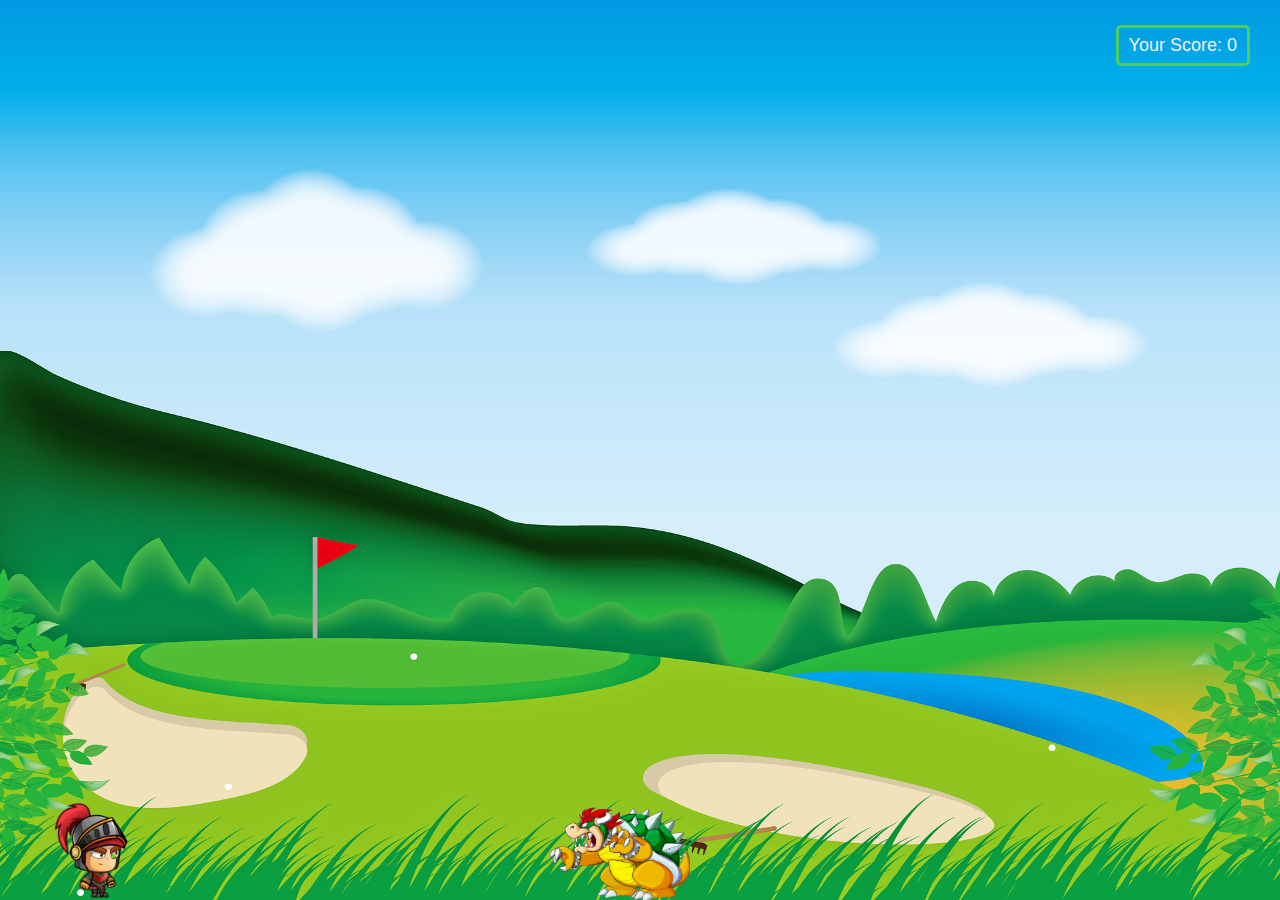
<file: ActionGame/index.html>
<!DOCTYPE html>
<html lang="en">
<head>
    <meta charset="UTF-8">
    <meta http-equiv="X-UA-Compatible" content="IE=edge">
    <meta name="viewport" content="width=device-width, initial-scale=1.0">
    <link rel="stylesheet" href="style.css">
    <title>Dragon Game</title>
</head>
<body>
    <div class="gameContainer">
        <div class="gameOver">Game Over - Reload to Play Again</div>
        <div class="man"></div>
        <div id="scoreCount">Your Score: 0</div>
        <div class="obstacle obstacleAni"></div>
    </div>
</body>
<script src="index.js"></script>
</html>
</file>
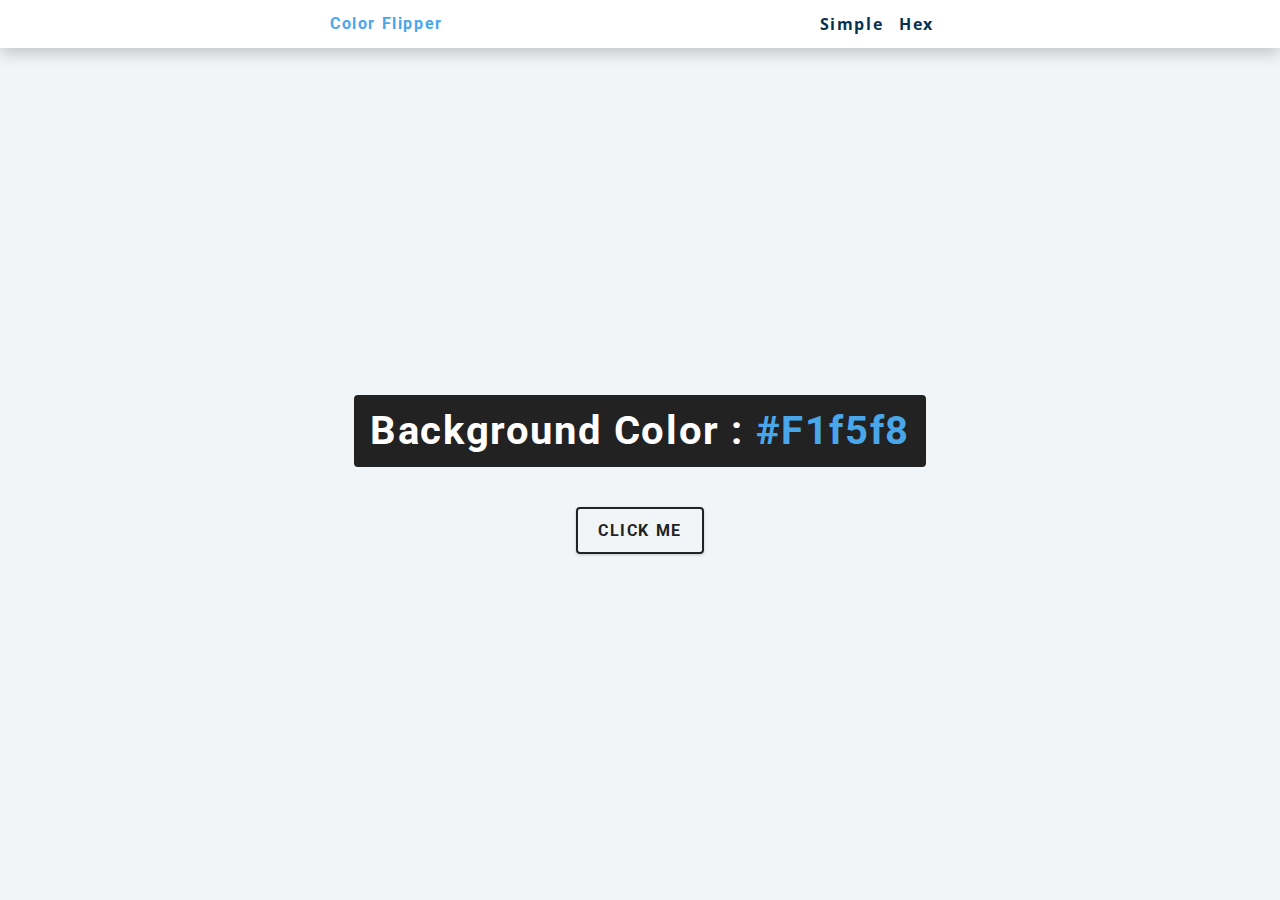
<file: color flipper/index.html>
<!DOCTYPE html>
<html lang="en">
  <head>
    <meta charset="UTF-8" />
    <meta name="viewport" content="width=device-width, initial-scale=1.0" />
    <title>Color Flipper || Simple</title>

    <!-- styles -->
    <link rel="stylesheet" href="style.css" />
  </head>
  <body>
    <nav>
      <div class="nav-center">
        <h4>color flipper</h4>
        <ul class="nav-links">
          <li><a href="index.html">simple</a></li>
          <li><a href="hex.html">hex</a></li>
        </ul>
      </div>
    </nav>
    <main>
      <div class="container">
        <h2>background color : <span class="color">#f1f5f8</span></h2>
        <button class="btn btn-hero" id="btn">click me</button>
      </div>
    </main>
    <!-- javascript -->
    <script src="app.js"></script>
  </body>
</html>
</file>
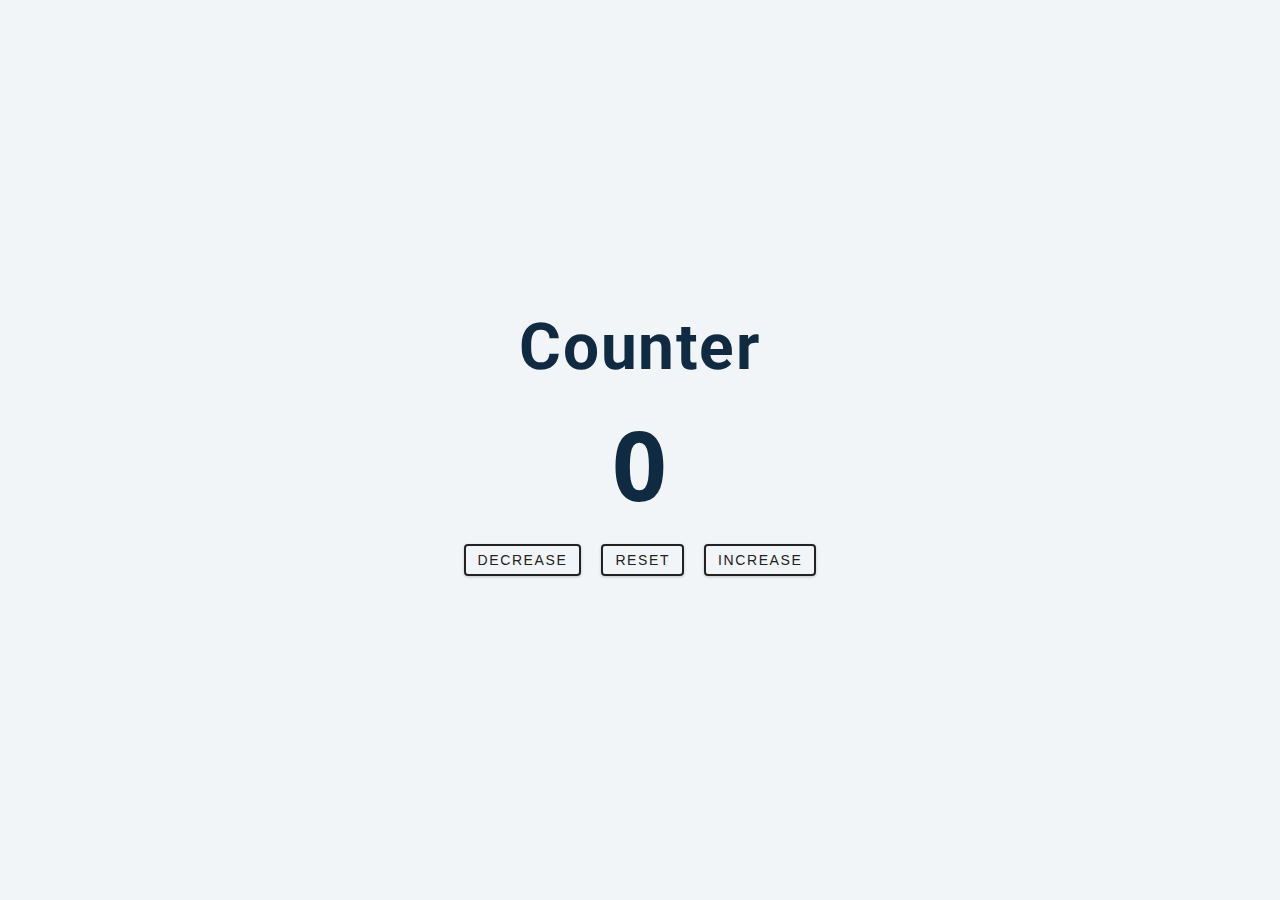
<file: counter/index.html>
<!DOCTYPE html>
<html lang="en">

<head>
    <meta charset="UTF-8">
    <meta http-equiv="X-UA-Compatible" >
    <meta name="viewport" content="width=device-width, initial-scale=1.0">
    <title>Counter</title>
    <link rel="stylesheet" href="styles.css">
</head>

<body>
    <main>
        <div class="container">
            <h1>
                Counter
            </h1>
            <span id="value">0</span>
            <div class="button-container">
                <button class="btn decrease">decrease</button>
                <button class="btn reset">reset</button>
                <button class="btn increase">increase</button>

                
               
            </div>
        </div>
    </main>
    <!-- javascript -->
    <script src="app.js"></script>
</body>

</html>
</file>
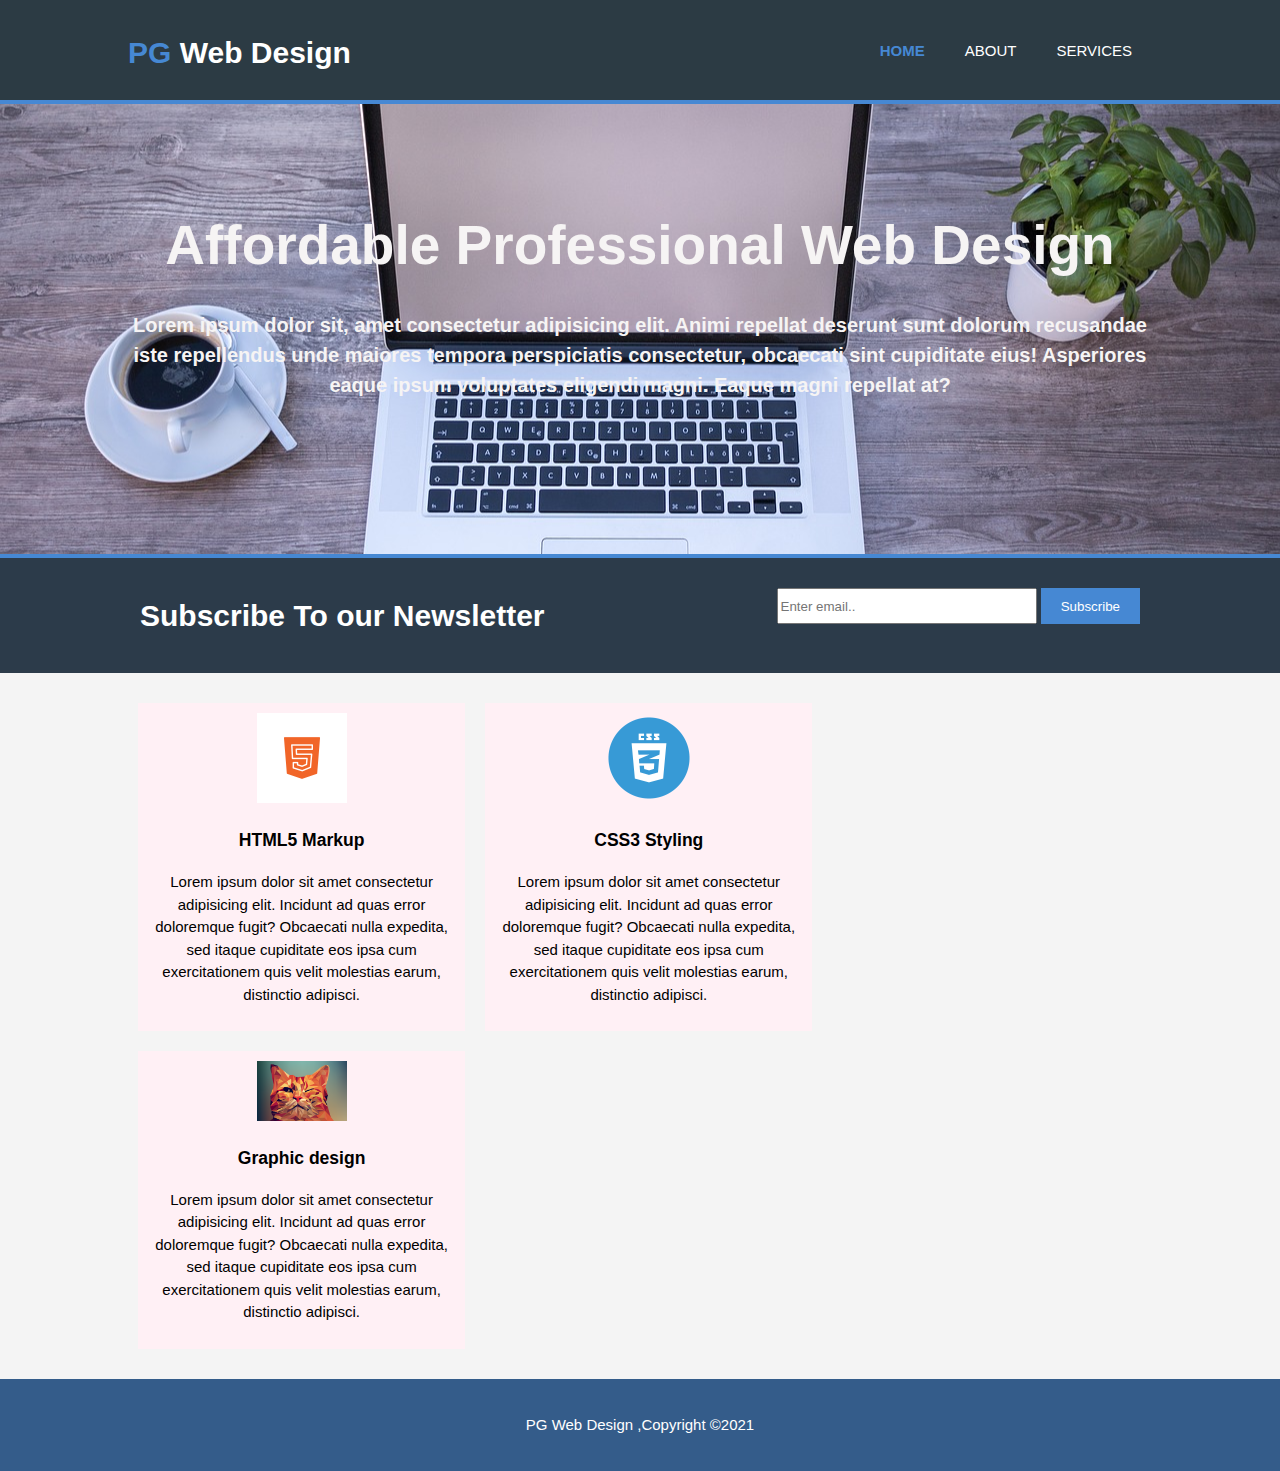
<file: Demo website/index.html>
<!DOCTYPE html>
<html lang="en">
<head>
    <meta charset="UTF-8">
    <meta http-equiv="X-UA-Compatible" content="IE=edge">
    <meta name="viewport" content="width=device-width, initial-scale=1.0"> 
    <title>web design</title>
    <link rel="stylesheet" href="style.css">
</head>
<body>
    <header>
        <div class="container">
            <div id="branding">
                <h1><span class="highlight">PG</span> Web Design</h1>
            </div>
            <nav>
                <ul>
                    <li class="current"><a href="index.html">Home</a></li>
                    <li><a href="about.html">About</a></li>
                    <li><a href="services.html">services</a></li>
                    
                </ul>
            </nav>
        </div>
    </header>
    <section id="showcase">
        <div class="container">
            <h1>Affordable Professional Web Design</h1>
            <p>Lorem ipsum dolor sit, amet consectetur adipisicing elit. Animi repellat deserunt sunt dolorum recusandae iste repellendus unde maiores tempora perspiciatis consectetur, obcaecati sint cupiditate eius! Asperiores eaque ipsum voluptates eligendi magni. Eaque magni repellat at?</p>

        </div>
    </section>

    <section id="newsletter">
        <div class="container">
            <h1>Subscribe To our Newsletter</h1>
            <form action="">
                <input type="email" placeholder="Enter email..">
                <button type="submit" class="button_1">Subscribe</button>

            </form>
        </div>
    </section>

    <section id="boxes">
        <div class="container">
            <div class="box">
                <img src="logo1.png" alt="">
                <h3>HTML5 Markup</h3>
                <p>
                    Lorem ipsum dolor sit amet consectetur adipisicing elit. Incidunt ad quas error doloremque fugit? Obcaecati nulla expedita, sed itaque cupiditate eos ipsa cum exercitationem quis velit molestias earum, distinctio adipisci.
                </p>
            </div>
            <div class="box">
                <img src="logo2.jpg" alt="">
                <h3>CSS3 Styling </h3>
                <p>
                    Lorem ipsum dolor sit amet consectetur adipisicing elit. Incidunt ad quas error doloremque fugit? Obcaecati nulla expedita, sed itaque cupiditate eos ipsa cum exercitationem quis velit molestias earum, distinctio adipisci.
                </p>
            </div>
            <div class="box">
                <img src="logo3.jpg" alt="">
                <h3>Graphic design</h3>
                <p>
                    Lorem ipsum dolor sit amet consectetur adipisicing elit. Incidunt ad quas error doloremque fugit? Obcaecati nulla expedita, sed itaque cupiditate eos ipsa cum exercitationem quis velit molestias earum, distinctio adipisci.
                </p>
            </div>
        </div>
    </section>
    
    
    <footer>
        <p>
            PG Web Design ,Copyright &copy;2021
        </p>
    </footer>
</body>
</html>
</file>
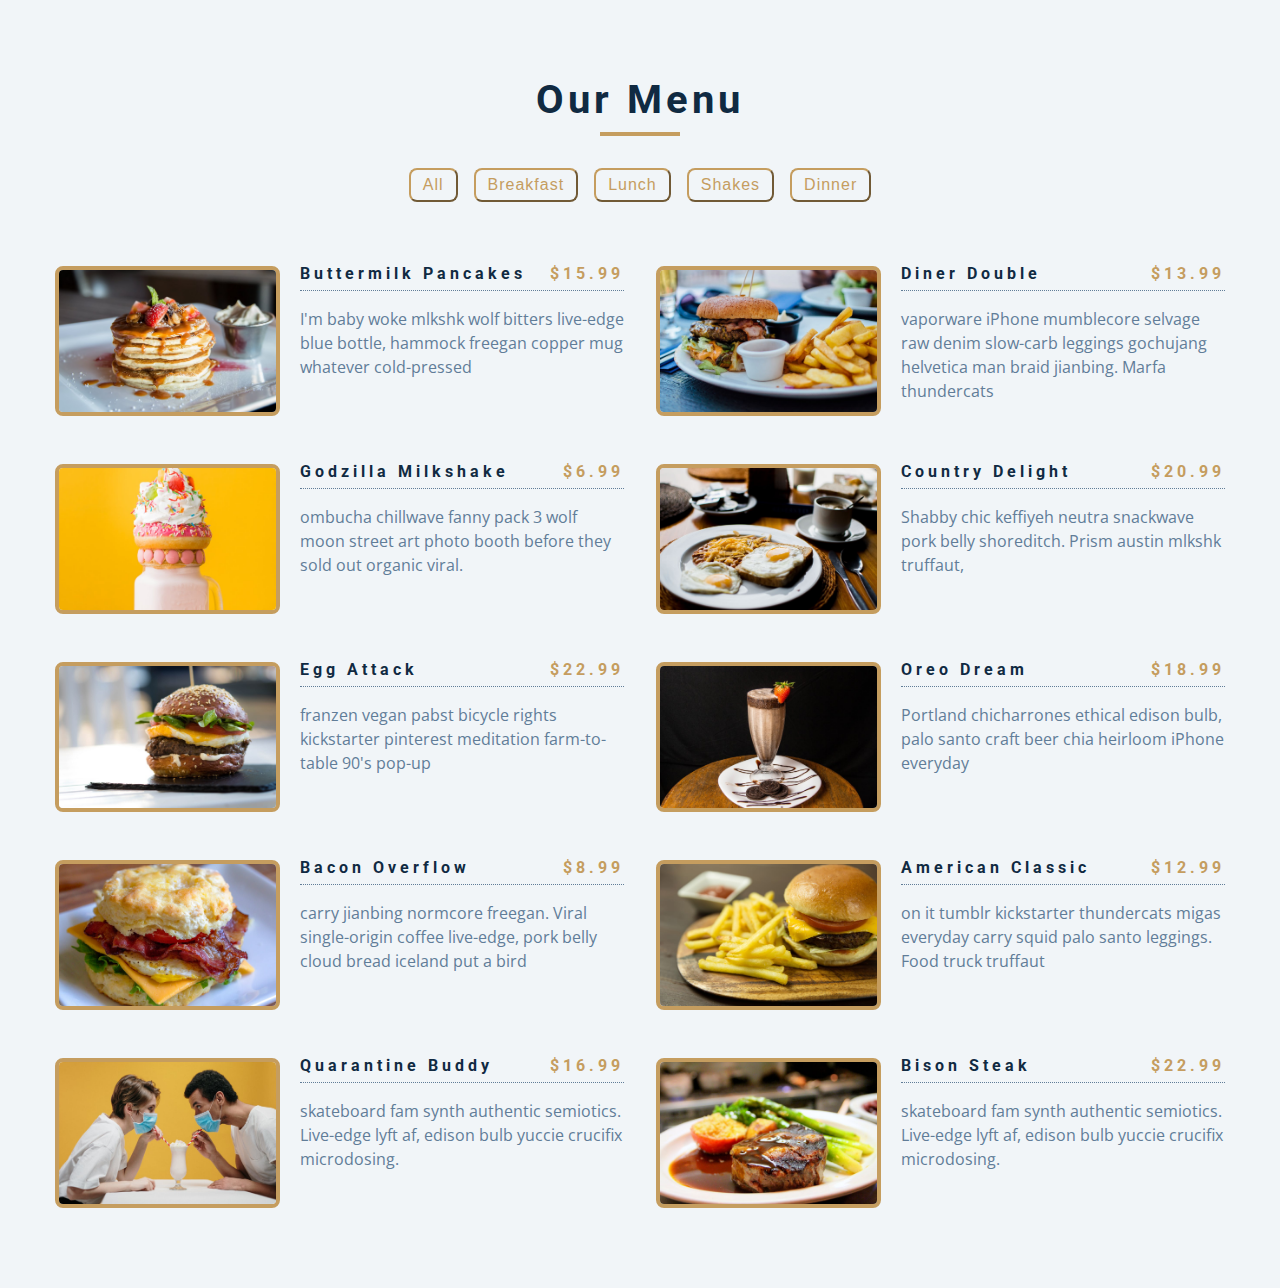
<file: menu/index.html>
<!DOCTYPE html>
<html lang="en">
  <head>
    <meta charset="UTF-8" />
    <meta name="viewport" content="width=device-width, initial-scale=1.0" />
    <title>Menu</title>
    <!-- font-awesome -->
    <link
      rel="stylesheet"
      href="https://cdnjs.cloudflare.com/ajax/libs/font-awesome/5.14.0/css/all.min.css"
    />
    <!-- styles -->
    <link rel="stylesheet" href="styles.css" />
  </head>
  <body>
    <section class="menu">
      <!-- title -->
      <div class="title">
        <h2>our menu</h2>
        <div class="underline"></div>
      </div>
      <!-- filter buttons -->
      <div class="btn-container">
        <!-- <button type="button" class="filter-btn" data-id="all">all</button>
        <button type="button" class="filter-btn" data-id="breakfast">
          breakfast
        </button>
        <button type="button" class="filter-btn" data-id="lunch">lunch</button>
        <button type="button" class="filter-btn" data-id="shakes">
          shakes
        </button> -->
      </div>
      <!-- menu items -->
      <div class="section-center">
        <!-- single item -->
        <article class="menu-item">
          <img src="./menu-item.jpeg" alt="menu item" class="photo" />
          <div class="item-info">
            <header>
              <h4>buttermilk pancakes</h4>
              <h4 class="price">$15</h4>
            </header>
            <p class="item-text">
              Lorem ipsum dolor sit amet consectetur adipisicing elit.
              Repudiandae, sint quam. Et reprehenderit fugiat nesciunt inventore
              laboriosam excepturi! Quo, officia.
            </p>
          </div>
        </article>
        <!-- end of single item -->
        <!-- single item -->
        <article class="menu-item">
          <img src="./menu-item.jpeg" alt="menu item" class="photo" />
          <div class="item-info">
            <header>
              <h4>buttermilk pancakes</h4>
              <h4 class="price">$15</h4>
            </header>
            <p class="item-text">
              Lorem ipsum dolor sit amet consectetur adipisicing elit.
              Repudiandae, sint quam. Et reprehenderit fugiat nesciunt inventore
              laboriosam excepturi! Quo, officia.
            </p>
          </div>
        </article>
        <!-- end of single item -->
        <!-- single item -->
        <article class="menu-item">
          <img src="./menu-item.jpeg" alt="menu item" class="photo" />
          <div class="item-info">
            <header>
              <h4>buttermilk pancakes</h4>
              <h4 class="price">$15</h4>
            </header>
            <p class="item-text">
              Lorem ipsum dolor sit amet consectetur adipisicing elit.
              Repudiandae, sint quam. Et reprehenderit fugiat nesciunt inventore
              laboriosam excepturi! Quo, officia.
            </p>
          </div>
        </article>
        <!-- end of single item -->
      </div>
    </section>
    <!-- javascript -->
    <script src="app.js"></script>
  </body>
</html>
</file>
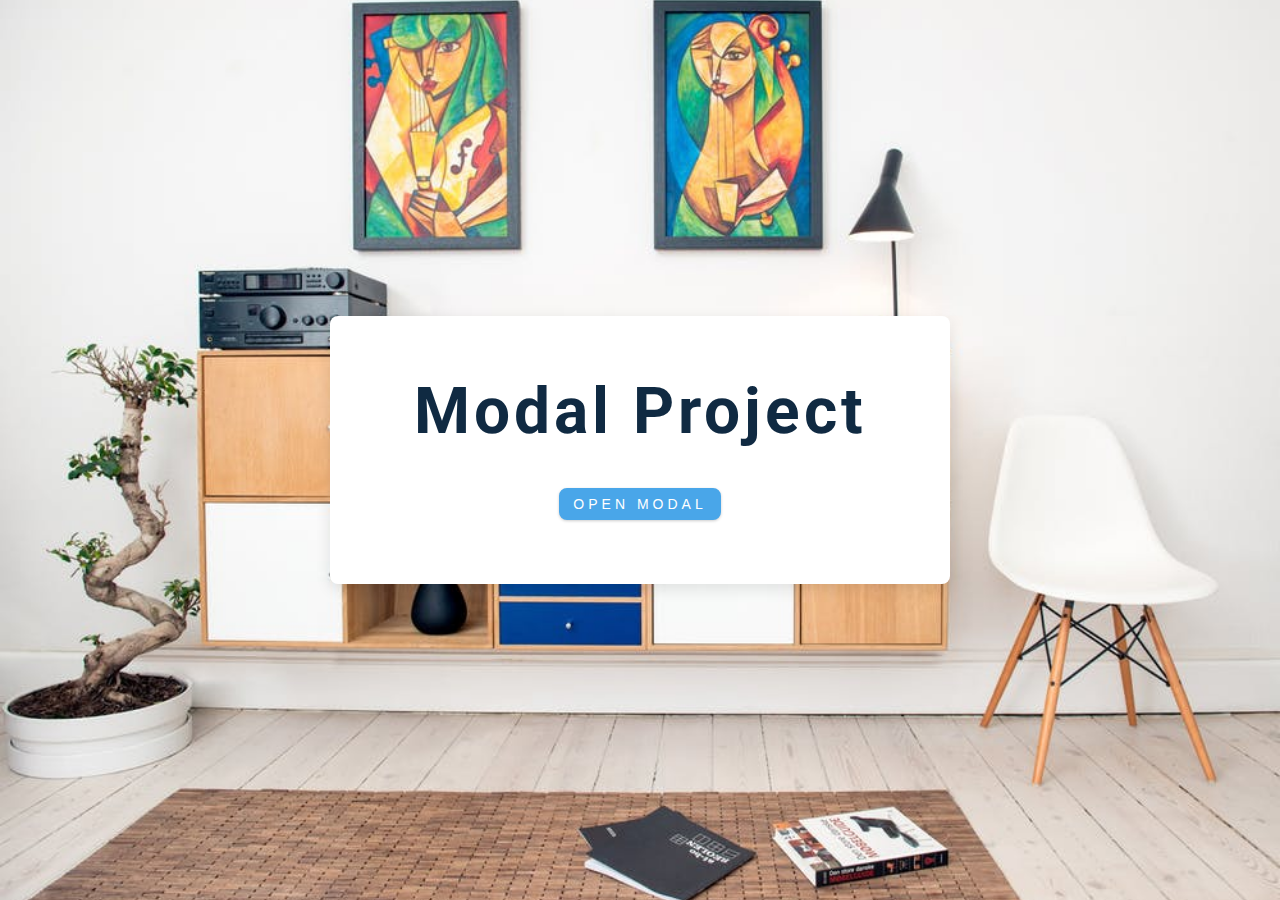
<file: modal/index.html>
<!DOCTYPE html>
<html lang="en">
  <head>
    <meta charset="UTF-8" />
    <meta name="viewport" content="width=device-width, initial-scale=1.0" />
    <title>Modal</title>
    <!-- font-awesome -->
    <link
      rel="stylesheet"
      href="https://cdnjs.cloudflare.com/ajax/libs/font-awesome/5.14.0/css/all.min.css"
    />
    <!-- styles -->
    <link rel="stylesheet" href="styles.css" />
  </head>
  <body>
    <!-- hero -->
    <header class="hero">
      <div class="banner">
        <h1>modal project</h1>
        <button class="btn modal-btn">
          open modal
        </button>
      </div>
    </header>
    <!-- modal -->
    <div class="modal-overlay">
      <div class="modal-container">
        <h3>modal content</h3>
        <button class="close-btn"><i class="fas fa-times"></i></button>
      </div>
    </div>
    <!-- javascript -->
    <script src="app.js"></script>
  </body>
</html>
</file>
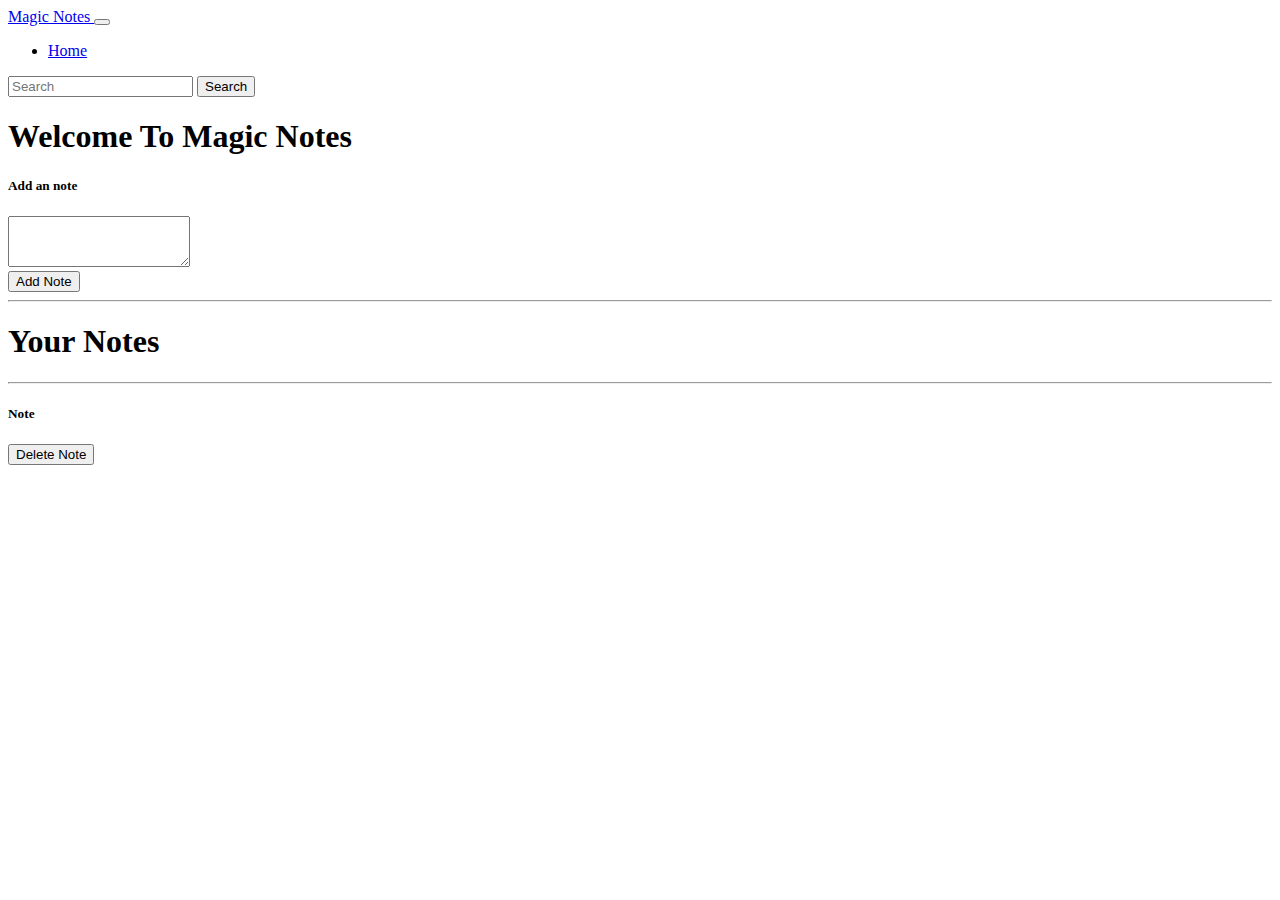
<file: MyNotesApp/index.html>
<!DOCTYPE html>
<html lang="en">

<head>
    <meta charset="UTF-8">
    <meta http-equiv="X-UA-Compatible" content="IE=edge">
    <meta name="viewport" content="width=device-width, initial-scale=1.0">
    <title>Notes App</title>
    <link href="https://cdn.jsdelivr.net/npm/bootstrap@5.0.1/dist/css/bootstrap.min.css" rel="stylesheet"
        integrity="sha384-+0n0xVW2eSR5OomGNYDnhzAbDsOXxcvSN1TPprVMTNDbiYZCxYbOOl7+AMvyTG2x" crossorigin="anonymous">

</head>

<body>
    <nav class="navbar navbar-expand-lg navbar-dark bg-dark">
        <div class="container-fluid">
            <a class="navbar-brand" href="#">Magic Notes </a>
            <button class="navbar-toggler" type="button" data-bs-toggle="collapse"
                data-bs-target="#navbarSupportedContent" aria-controls="navbarSupportedContent" aria-expanded="false"
                aria-label="Toggle navigation">
                <span class="navbar-toggler-icon"></span>
            </button>
            <div class="collapse navbar-collapse" id="navbarSupportedContent">
                <ul class="navbar-nav me-auto mb-2 mb-lg-0">
                    <li class="nav-item">
                        <a class="nav-link active" aria-current="page" href="#">Home</a>
                    </li>

                </ul>
                <form class="d-flex">
                    <input id="searchtxt" class="form-control me-2" type="search" placeholder="Search" aria-label="Search">
                    <button class="btn btn-outline-success" type="submit">Search</button>
                </form>
            </div>
        </div>
    </nav>
    <div class="container my-3">
        <h1>
            Welcome To Magic Notes

        </h1>
        <div class="card">

            <div class="card-body">
                <h5 class="card-title">Add an note</h5>
                <div class="mb-3">

                    <textarea id="addtxt" class="form-control" id="exampleFormControlTextarea1" rows="3"></textarea>
                </div>
                <button id="addbtn" class="btn btn-primary">Add Note</button>
            </div>
        </div>
        <hr>
        <h1>Your Notes</h1>
        <hr>
        <div id="notes" class="row container-fluid">

            <div class="card my-2 mx-2" style="width: 18rem;">

                <div class="card-body">
                    <h5 class="card-title">Note</h5>
                    <p id="para" class="card-text"></p>
                    <button href="#" class="btn btn-primary">Delete Note</button>

                </div>
            </div>
        </div>
    </div>
          
           
               





















    <script src="https://cdn.jsdelivr.net/npm/bootstrap@5.0.1/dist/js/bootstrap.bundle.min.js"
        integrity="sha384-gtEjrD/SeCtmISkJkNUaaKMoLD0//ElJ19smozuHV6z3Iehds+3Ulb9Bn9Plx0x4"
        crossorigin="anonymous"></script>
    <!-- <script src="https://cdn.jsdelivr.net/npm/@popperjs/core@2.9.2/dist/umd/popper.min.js"
        integrity="sha384-IQsoLXl5PILFhosVNubq5LC7Qb9DXgDA9i+tQ8Zj3iwWAwPtgFTxbJ8NT4GN1R8p"
        crossorigin="anonymous"></script>
    <script src="https://cdn.jsdelivr.net/npm/bootstrap@5.0.1/dist/js/bootstrap.min.js"
        integrity="sha384-Atwg2Pkwv9vp0ygtn1JAojH0nYbwNJLPhwyoVbhoPwBhjQPR5VtM2+xf0Uwh9KtT"
        crossorigin="anonymous"></script> -->
    <script src="JS/app.js"></script>
</body>

</html>
</file>
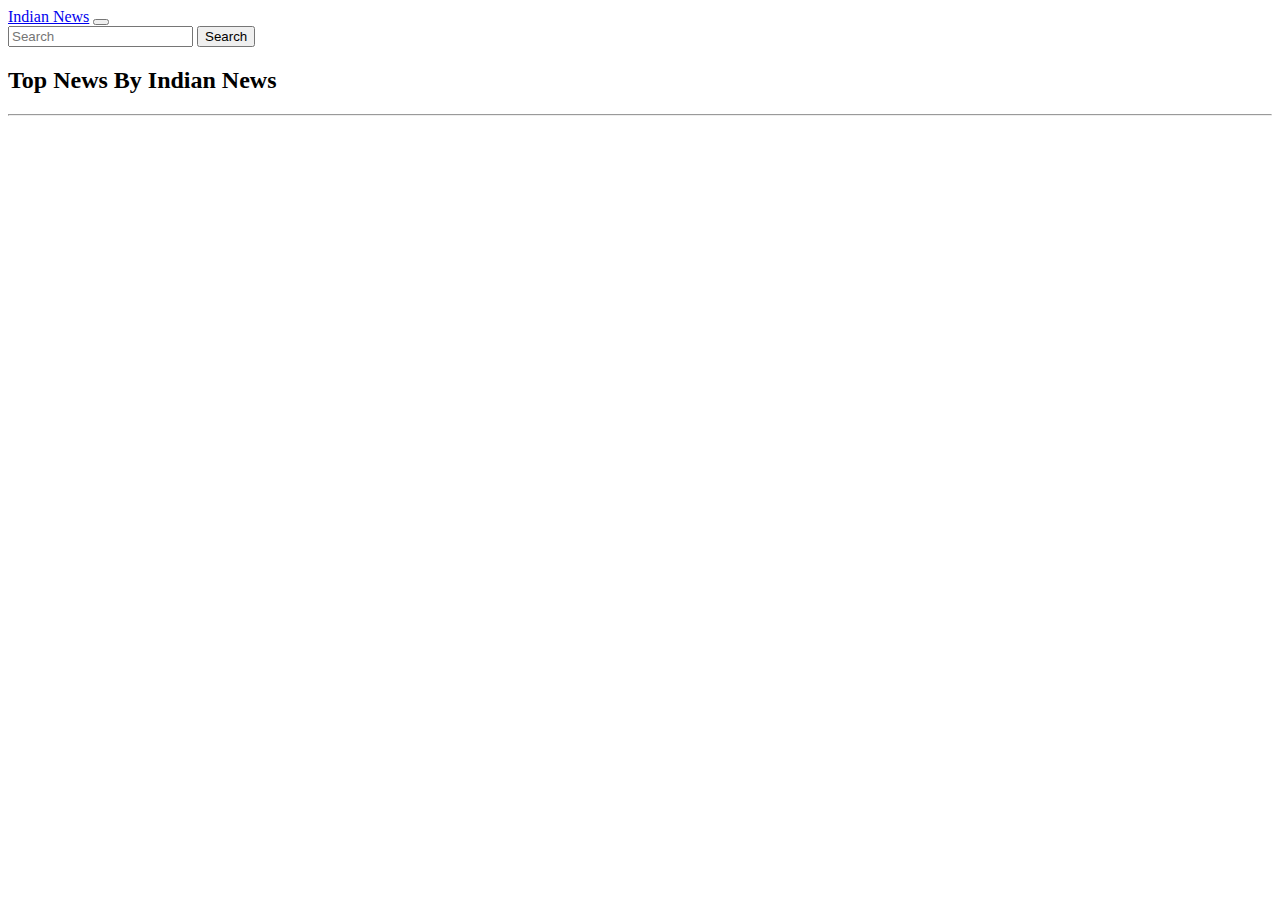
<file: NewsWebsite/index.html>
<!doctype html>
<html lang="en">

<head>
    <!-- Required meta tags -->
    <meta charset="utf-8">
    <meta name="viewport" content="width=device-width, initial-scale=1">

    <!-- Bootstrap CSS -->
    <link href="https://cdn.jsdelivr.net/npm/bootstrap@5.0.1/dist/css/bootstrap.min.css" rel="stylesheet"
        integrity="sha384-+0n0xVW2eSR5OomGNYDnhzAbDsOXxcvSN1TPprVMTNDbiYZCxYbOOl7+AMvyTG2x" crossorigin="anonymous">

    <title>Welcome To My News Channel</title>
</head>

<body>
    <nav class="navbar navbar-expand-lg navbar-dark bg-dark">
        <div class="container-fluid">
            <a class="navbar-brand" href="#">Indian News</a>
            <button class="navbar-toggler" type="button" data-bs-toggle="collapse"
                data-bs-target="#navbarSupportedContent" aria-controls="navbarSupportedContent" aria-expanded="false"
                aria-label="Toggle navigation">
                <span class="navbar-toggler-icon"></span>
            </button>
            <div class="collapse navbar-collapse" id="navbarSupportedContent">

                <form class="d-flex">
                    <input class="form-control me-2" type="search" placeholder="Search" aria-label="Search">
                    <button class="btn btn-outline-success" type="submit">Search</button>
                </form>
            </div>
        </div>
    </nav>

    <div class="container my-3">
        <h2>Top News <span class="badge bg-secondary">By Indian News</span></h2>
        <hr>
        <div class="accordion" id="newsAccordian">
            <!-- <div class="accordion-item">
                <h2 class="accordion-header" id="headingOne">
                    <button class="accordion-button" type="button" data-bs-toggle="collapse"
                        data-bs-target="#collapseOne" aria-expanded="true" aria-controls="collapseOne">
                        Accordion Item #1
                    </button>
                </h2>
                <div id="collapseOne" class="accordion-collapse collapse show" aria-labelledby="headingOne"
                    data-bs-parent="#accordionExample">
                    <div class="accordion-body">
                        <strong>This is the first item's accordion body.</strong> It is shown by default, until the
                        collapse plugin adds the appropriate classes that we use to style each element. These classes
                        control the overall appearance, as well as the showing and hiding via CSS transitions. You can
                        modify any of this with custom CSS or overriding our default variables. It's also worth noting
                        that just about any HTML can go within the <code>.accordion-body</code>, though the transition
                        does limit overflow.
                    </div>
                </div>
            </div> -->
        </div>




















        <!-- Optional JavaScript; choose one of the two! -->

        <!-- Option 1: Bootstrap Bundle with Popper -->
        <script src="https://cdn.jsdelivr.net/npm/bootstrap@5.0.1/dist/js/bootstrap.bundle.min.js"
            integrity="sha384-gtEjrD/SeCtmISkJkNUaaKMoLD0//ElJ19smozuHV6z3Iehds+3Ulb9Bn9Plx0x4"
            crossorigin="anonymous"></script>

        <!-- Option 2: Separate Popper and Bootstrap JS -->
        <!--
    <script src="https://cdn.jsdelivr.net/npm/@popperjs/core@2.9.2/dist/umd/popper.min.js" integrity="sha384-IQsoLXl5PILFhosVNubq5LC7Qb9DXgDA9i+tQ8Zj3iwWAwPtgFTxbJ8NT4GN1R8p" crossorigin="anonymous"></script>
    <script src="https://cdn.jsdelivr.net/npm/bootstrap@5.0.1/dist/js/bootstrap.min.js" integrity="sha384-Atwg2Pkwv9vp0ygtn1JAojH0nYbwNJLPhwyoVbhoPwBhjQPR5VtM2+xf0Uwh9KtT" crossorigin="anonymous"></script>
    -->
        <script src="index.js "></script>
</body>

</html>
</file>
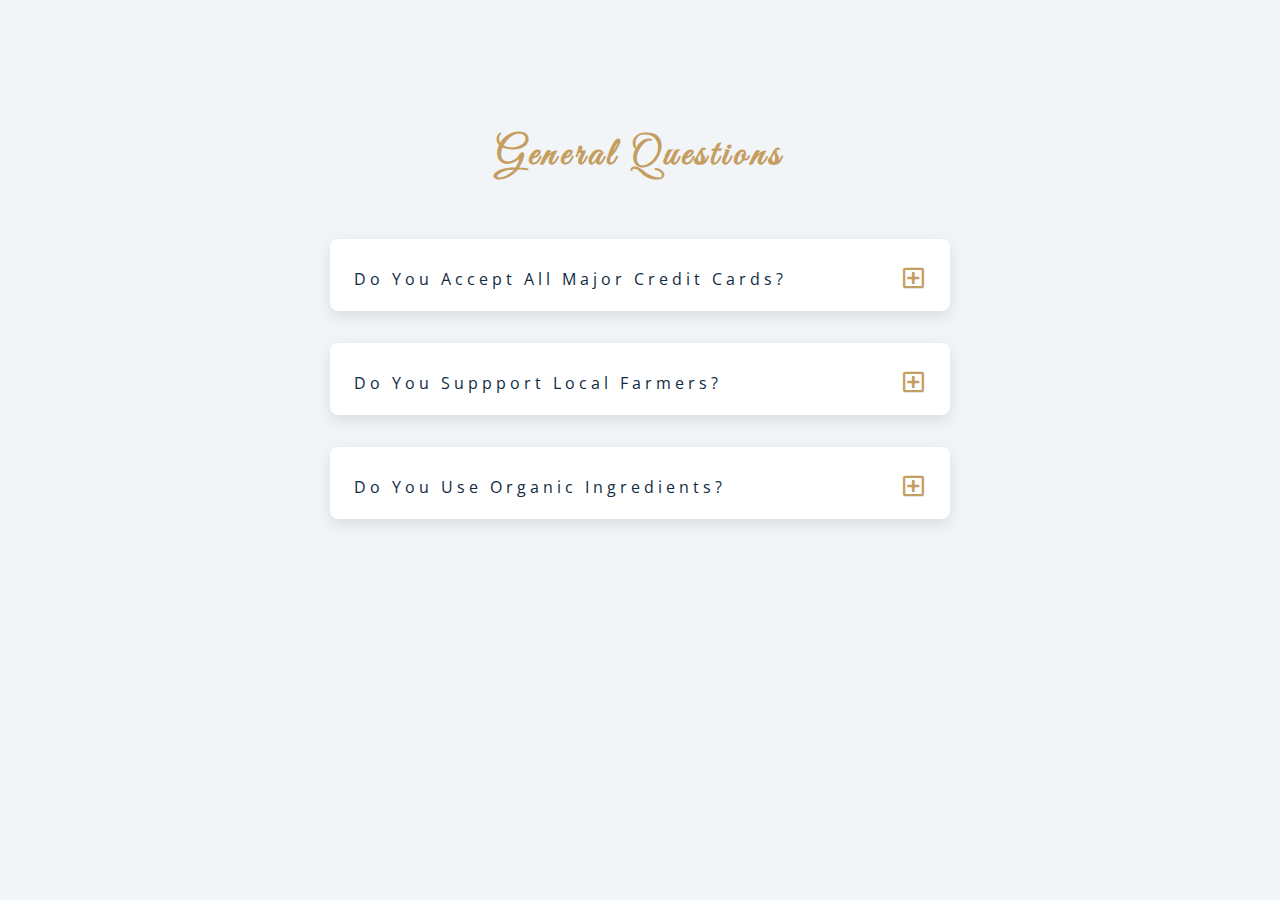
<file: questions/index.html>
<!DOCTYPE html>
<html lang="en">
  <head>
    <meta charset="UTF-8" />
    <meta name="viewport" content="width=device-width, initial-scale=1.0" />
    <title>Q & A</title>
    <!-- font-awesome -->
    <link rel="stylesheet" href="https://cdnjs.cloudflare.com/ajax/libs/font-awesome/5.14.0/css/all.min.css" />
    <!-- extra fonts -->
    <link
      href="https://fonts.googleapis.com/css?family=Great+Vibes&display=swap"
      rel="stylesheet"
    />
    <!-- styles -->
    <link rel="stylesheet" href="styles.css" />
  </head>
  <body>
      <section class="questions">
        <!-- title -->
        <div class="title">
          <h2>general questions</h2>
        </div>
        <!-- questions -->
        <div class="section-center">
          <!-- single question -->
          <article class="question">
            <!-- question title -->
            <div class="question-title">
              <p>do you accept all major credit cards?</p>
              <button type="button" class="question-btn">
                <span class="plus-icon">
                  <i class="far fa-plus-square"></i>
                </span>
                <span class="minus-icon">
                  <i class="far fa-minus-square"></i>
                </span>
              </button>
            </div>
            <!-- question text -->
            <div class="question-text">
              <p>
                Lorem ipsum dolor sit amet, consectetur adipisicing elit. Est
                dolore illo dolores quia nemo doloribus quaerat, magni numquam
                repellat reprehenderit.
              </p>
            </div>
          </article>
          <!-- end of single question -->
          <!-- single question -->
          <article class="question">
            <!-- question title -->
            <div class="question-title">
              <p>do you suppport local farmers?</p>
              <button type="button" class="question-btn">
                <span class="plus-icon">
                  <i class="far fa-plus-square"></i>
                </span>
                <span class="minus-icon">
                  <i class="far fa-minus-square"></i>
                </span>
              </button>
            </div>
            <!-- question text -->
            <div class="question-text">
              <p>
                Lorem ipsum dolor sit amet, consectetur adipisicing elit. Est
                dolore illo dolores quia nemo doloribus quaerat, magni numquam
                repellat reprehenderit.
              </p>
            </div>
          </article>
          <!-- end of single question -->
          <!-- single question -->
          <article class="question">
            <!-- question title -->
            <div class="question-title">
              <p>do you use organic ingredients?</p>
              <!-- button -->
              <button type="button" class="question-btn">
                <span class="plus-icon">
                  <i class="far fa-plus-square"></i>
                </span>
                <span class="minus-icon">
                  <i class="far fa-minus-square"></i>
                </span>
              </button>
            </div>
            <!-- question text -->
            <div class="question-text">
              <p>
                Lorem ipsum dolor sit amet, consectetur adipisicing elit. Est
                dolore illo dolores quia nemo doloribus quaerat, magni numquam
                repellat reprehenderit.
              </p>
            </div>
          </article>
          <!-- end of single question -->
      </section>
    </main>
    <!-- javascript -->
    <script src="app.js"></script>
  </body>
</html>
</file>
<file: ActionGame/style.css>
*{
    margin: 0;
    padding: 0;
}
body{
   overflow: hidden;
}

.gameContainer{
   background:url('images/bg.png');
   background-size: 100vw 100vh;
   width: 100%;
   height: 100vh;
}
.man{
    background: url('images/man.png');
    background-repeat: no-repeat;
    width: 86px;
    height: 101px;
    background-size: cover;
    position: absolute;
    bottom: 0;
    left: 47px;
}

.obstacle{
    background:url('images/dragon.png');
    background-repeat: no-repeat;
    width: 140px;
    height: 93px;
    background-size: cover;
    position: absolute;
    bottom: 0;
    left: 43vw; 
}
.gameOver{
    visibility: hidden;
    position: relative;
    top: 100px;
    text-align: center;
    font-size: 30px;
    font-family:Verdana, Geneva, Tahoma, sans-serif

}
#scoreCount{
    position: absolute;
    display: inline;
    top: 25px;
    right: 30px;
    border: 3px solid rgb(80, 204, 100);
    border-radius: 5px;
    font-size: 18px;
    color: rgb(243, 240, 243);
    padding: 7px 10px;
    font-family:'Lucida Sans', 'Lucida Sans Regular', 'Lucida Grande', 'Lucida Sans Unicode', Geneva, Verdana, sans-serif;
}
.animateMan{
    animation: man 0.6s linear;
}

@keyframes man {
    0%{
       bottom: 0;
    }
    50%{
       bottom:420px;
    }
    100%{
        bottom: 0;
    }
}

.obstacleAni{
    animation: obstacleAni 4s linear infinite ;
}

@keyframes obstacleAni{
    0%{
      left:100vw;
    }
    100%{
        left:-10vw;
    }
   
}
</file>
<file: color flipper/style.css>
/*
=============== 
Fonts
===============
*/
@import url("https://fonts.googleapis.com/css?family=Open+Sans|Roboto:400,700&display=swap");

/*
=============== 
Variables
===============
*/

:root {
  /* dark shades of primary color*/
  --clr-primary-1: hsl(205, 86%, 17%);
  --clr-primary-2: hsl(205, 77%, 27%);
  --clr-primary-3: hsl(205, 72%, 37%);
  --clr-primary-4: hsl(205, 63%, 48%);
  /* primary/main color */
  --clr-primary-5: hsl(205, 78%, 60%);
  /* lighter shades of primary color */
  --clr-primary-6: hsl(205, 89%, 70%);
  --clr-primary-7: hsl(205, 90%, 76%);
  --clr-primary-8: hsl(205, 86%, 81%);
  --clr-primary-9: hsl(205, 90%, 88%);
  --clr-primary-10: hsl(205, 100%, 96%);
  /* darkest grey - used for headings */
  --clr-grey-1: hsl(209, 61%, 16%);
  --clr-grey-2: hsl(211, 39%, 23%);
  --clr-grey-3: hsl(209, 34%, 30%);
  --clr-grey-4: hsl(209, 28%, 39%);
  /* grey used for paragraphs */
  --clr-grey-5: hsl(210, 22%, 49%);
  --clr-grey-6: hsl(209, 23%, 60%);
  --clr-grey-7: hsl(211, 27%, 70%);
  --clr-grey-8: hsl(210, 31%, 80%);
  --clr-grey-9: hsl(212, 33%, 89%);
  --clr-grey-10: hsl(210, 36%, 96%);
  --clr-white: #fff;
  --clr-red-dark: hsl(360, 67%, 44%);
  --clr-red-light: hsl(360, 71%, 66%);
  --clr-green-dark: hsl(125, 67%, 44%);
  --clr-green-light: hsl(125, 71%, 66%);
  --clr-black: #222;
  --ff-primary: "Roboto", sans-serif;
  --ff-secondary: "Open Sans", sans-serif;
  --transition: all 0.3s linear;
  --spacing: 0.1rem;
  --radius: 0.25rem;
  --light-shadow: 0 5px 15px rgba(0, 0, 0, 0.1);
  --dark-shadow: 0 5px 15px rgba(0, 0, 0, 0.2);
  --max-width: 1170px;
  --fixed-width: 620px;
}
/*
=============== 
Global Styles
===============
*/

*,
::after,
::before {
  margin: 0;
  padding: 0;
  box-sizing: border-box;
}
body {
  font-family: var(--ff-secondary);
  background: var(--clr-grey-10);
  color: var(--clr-grey-1);
  line-height: 1.5;
  font-size: 0.875rem;
}
ul {
  list-style-type: none;
}
a {
  text-decoration: none;
}
h1,
h2,
h3,
h4 {
  letter-spacing: var(--spacing);
  text-transform: capitalize;
  line-height: 1.25;
  margin-bottom: 0.75rem;
  font-family: var(--ff-primary);
}
h1 {
  font-size: 3rem;
}
h2 {
  font-size: 2rem;
}
h3 {
  font-size: 1.25rem;
}
h4 {
  font-size: 0.875rem;
}
p {
  margin-bottom: 1.25rem;
  color: var(--clr-grey-5);
}
@media screen and (min-width: 800px) {
  h1 {
    font-size: 4rem;
  }
  h2 {
    font-size: 2.5rem;
  }
  h3 {
    font-size: 1.75rem;
  }
  h4 {
    font-size: 1rem;
  }
  body {
    font-size: 1rem;
  }
  h1,
  h2,
  h3,
  h4 {
    line-height: 1;
  }
}
/*  global classes */

/* section */
.section {
  padding: 5rem 0;
}

.section-center {
  width: 90vw;
  margin: 0 auto;
  max-width: 1170px;
}
@media screen and (min-width: 992px) {
  .section-center {
    width: 95vw;
  }
}
main {
  min-height: 100vh;
  display: grid;
  place-items: center;
}

/*
=============== 
Nav
===============
*/
nav {
  background: var(--clr-white);
  height: 3rem;
  display: grid;
  align-items: center;
  box-shadow: var(--dark-shadow);
}
.nav-center {
  width: 90vw;
  max-width: var(--fixed-width);
  margin: 0 auto;
  display: flex;
  align-items: center;
  justify-content: space-between;
}
.nav-center h4 {
  margin-bottom: 0;
  color: var(--clr-primary-5);
}
.nav-links {
  display: flex;
}
nav a {
  text-transform: capitalize;
  font-weight: 700;
  font-size: 1rem;
  color: var(--clr-primary-1);
  letter-spacing: var(--spacing);
  margin-right: 1rem;
}
nav a:hover {
  color: var(--clr-primary-5);
}
/*
=============== 
Container
===============
*/
main {
  min-height: calc(100vh - 3rem);
  display: grid;
  place-items: center;
}
.container {
  text-align: center;
}
.container h2 {
  background: var(--clr-black);
  color: var(--clr-white);
  padding: 1rem;
  border-radius: var(--radius);
  margin-bottom: 2.5rem;
}
.color {
  color: var(--clr-primary-5);
}
.btn-hero {
  font-family: var(--ff-primary);
  text-transform: uppercase;
  background: transparent;
  color: var(--clr-black);
  letter-spacing: var(--spacing);
  display: inline-block;
  font-weight: 700;
  transition: var(--transition);
  border: 2px solid var(--clr-black);
  cursor: pointer;
  box-shadow: 0 1px 3px rgba(0, 0, 0, 0.2);
  border-radius: var(--radius);
  font-size: 1rem;
  padding: 0.75rem 1.25rem;
}
.btn-hero:hover {
  color: var(--clr-white);
  background: var(--clr-black);
}
</file>
<file: counter/styles.css>
/*
=============== 
Fonts
===============
*/
@import url("https://fonts.googleapis.com/css?family=Open+Sans|Roboto:400,700&display=swap");

/*
=============== 
Variables
===============
*/

:root {
  /* dark shades of primary color*/
  --clr-primary-1: hsl(205, 86%, 17%);
  --clr-primary-2: hsl(205, 77%, 27%);
  --clr-primary-3: hsl(205, 72%, 37%);
  --clr-primary-4: hsl(205, 63%, 48%);
  /* primary/main color */
  --clr-primary-5: hsl(205, 78%, 60%);
  /* lighter shades of primary color */
  --clr-primary-6: hsl(205, 89%, 70%);
  --clr-primary-7: hsl(205, 90%, 76%);
  --clr-primary-8: hsl(205, 86%, 81%);
  --clr-primary-9: hsl(205, 90%, 88%);
  --clr-primary-10: hsl(205, 100%, 96%);
  /* darkest grey - used for headings */
  --clr-grey-1: hsl(209, 61%, 16%);
  --clr-grey-2: hsl(211, 39%, 23%);
  --clr-grey-3: hsl(209, 34%, 30%);
  --clr-grey-4: hsl(209, 28%, 39%);
  /* grey used for paragraphs */
  --clr-grey-5: hsl(210, 22%, 49%);
  --clr-grey-6: hsl(209, 23%, 60%);
  --clr-grey-7: hsl(211, 27%, 70%);
  --clr-grey-8: hsl(210, 31%, 80%);
  --clr-grey-9: hsl(212, 33%, 89%);
  --clr-grey-10: hsl(210, 36%, 96%);
  --clr-white: #fff;
  --clr-red-dark: hsl(360, 67%, 44%);
  --clr-red-light: hsl(360, 71%, 66%);
  --clr-green-dark: hsl(125, 67%, 44%);
  --clr-green-light: hsl(125, 71%, 66%);
  --clr-black: #222;
  --ff-primary: "Roboto", sans-serif;
  --ff-secondary: "Open Sans", sans-serif;
  --transition: all 0.3s linear;
  --spacing: 0.1rem;
  --radius: 0.25rem;
  --light-shadow: 0 5px 15px rgba(0, 0, 0, 0.1);
  --dark-shadow: 0 5px 15px rgba(0, 0, 0, 0.2);
  --max-width: 1170px;
  --fixed-width: 620px;
}
/*
=============== 
Global Styles
===============
*/

*,
::after,
::before {
  margin: 0;
  padding: 0;
  box-sizing: border-box;
}
body {
  font-family: var(--ff-secondary);
  background: var(--clr-grey-10);
  color: var(--clr-grey-1);
  line-height: 1.5;
  font-size: 0.875rem;
}
ul {
  list-style-type: none;
}
a {
  text-decoration: none;
}
h1,
h2,
h3,
h4 {
  letter-spacing: var(--spacing);
  text-transform: capitalize;
  line-height: 1.25;
  margin-bottom: 0.75rem;
  font-family: var(--ff-primary);
}
h1 {
  font-size: 3rem;
}
h2 {
  font-size: 2rem;
}
h3 {
  font-size: 1.25rem;
}
h4 {
  font-size: 0.875rem;
}
p {
  margin-bottom: 1.25rem;
  color: var(--clr-grey-5);
}
@media screen and (min-width: 800px) {
  h1 {
    font-size: 4rem;
  }
  h2 {
    font-size: 2.5rem;
  }
  h3 {
    font-size: 1.75rem;
  }
  h4 {
    font-size: 1rem;
  }
  body {
    font-size: 1rem;
  }
  h1,
  h2,
  h3,
  h4 {
    line-height: 1;
  }
}
/*  global classes */

/* section */
.section {
  padding: 5rem 0;
}

.section-center {
  width: 90vw;
  margin: 0 auto;
  max-width: 1170px;
}
@media screen and (min-width: 992px) {
  .section-center {
    width: 95vw;
  }
}
main {
  min-height: 100vh;
  display: grid;
  place-items: center;
}

/*
=============== 
Counter
===============
*/

main {
  min-height: 100vh;
  display: grid;
  place-items: center;
}
.container {
  text-align: center;
}
#value {
  font-size: 6rem;
  font-weight: bold;
}
.btn {
  text-transform: uppercase;
  background: transparent;
  color: var(--clr-black);
  padding: 0.375rem 0.75rem;
  letter-spacing: var(--spacing);
  display: inline-block;
  transition: var(--transition);
  font-size: 0.875rem;
  border: 2px solid var(--clr-black);
  cursor: pointer;
  box-shadow: 0 1px 3px rgba(0, 0, 0, 0.2);
  border-radius: var(--radius);
  margin: 0.5rem;
}
.btn:hover {
  color: var(--clr-white);
  background: var(--clr-black);
}
</file>
<file: Demo website/style.css>
body{
    font-family: Arial, Helvetica, sans-serif;
    font-size: 15px;
    line-height: 1.5;
    padding: 0;
    margin: 0;
    background-color: #f4f4f4 ;
}

/* global */
.container{
    width:80%;
    margin: auto;
    overflow: hidden;
}

.button_1{
    height: 36px;
    border: 0;
    background: #4688d3;
    padding-left: 20px;
    padding-right: 20px;
    color:#ffffff;
}
header{
    background-color: #2c3b44;
    color: #ffffff;
    padding-top: 30px;
    min-height: 70px;
    border-bottom: #4688d3 4px solid;
}

header a{
    text-decoration: none;
    text-transform: uppercase;
    font-size: 15px;
    color: #ffffff;
}

 ul{
    margin: 0;
    padding: 0;
   
}




header li{
    
    float: left;
    display:inline;
    padding: 0 20px 0 20px;
}   
header #branding{
    float: left;
}

header #branding h1{
    margin: 0;
}

 nav{ 
    display: inline;
    float: right;
    margin-top: 10px;
} 

header .highlight , header .current a{
     color: #4688d3;
     font-weight: bold;
}

header a:hover{
    color: #cccccc;
    font-weight: bold;
}

#showcase {
    background: url(img.jpeg) no-repeat center;
    background-size: cover;
    /* background-position: inherit; */
    min-height: 450px;
    color: hsl(0, 9%, 96%);
    border-bottom: #4688d3 4px solid;

}
#showcase h1{
    margin-top: 100px ;
    font-size: 55px;
    margin-bottom: 10px;
    text-align: center;
}

#showcase p{
    font-size: 20px;
    font-weight: bold;
    text-align: center;
    padding: 3px;

}

#newsletter{
    padding: 15px;
    color: #ffffff;
    background: #2c3b4a;
}
#newsletter h1{
    float: left;
}

#newsletter form{
    float: right;
    margin-top: 15px;
}

#newsletter input[type="email"]{
    padding-right: 4px;
    height: 30px;
    width: 250px;
}

/* boxes */
#boxes .container{
    margin-top: 20px;
    /* display: flex; */

}

#boxes .box{
    float: left;
    width: 30%;
    padding: 10px;
    text-align: center;
    background-color:lavenderblush;
    margin: 10px;
}

#boxes .box img{
    width: 90px;
}



article#main-col{
    float: left;
     width: 65%;
    
}
aside#sidebar{
    float: right;
    width:30% ;
    margin-top: 10px;
    flex: 30;
}

aside#sidebar .quote input,aside#sidebar .quote textarea{
  width: 90%;
  padding: 5px;  

}

.dark{
    padding: 15px ;
    background: #2c3b44;
    color: #ffffff;
    margin-top: 10px;
    margin-bottom: 10px;
}

footer{
    padding: 20px;
    margin-top: 20px;
    color: #ffffff;
    background-color: #345c8a;
    text-align: center;

}
/* services */
ul#services{
    list-style: none;
    padding: 20px;
    border:  #4688d3 solid 1px;
    margin-bottom: 5px;
    background: #e6e6e6;

}

/* media queries */
@media(max-width:768px){
    header #branding,#boxes .box,header nav,header nav li,#newsletter h1,#newsletter form,article#main-col,aside#sidebar{
        float: none;
        text-align: center;
        width: 100%;
    }
    header{
        padding-bottom: 20px;
    }
    #showcase h1{
        margin-top: 40px;
    }
    #newsletter button{
        display: block;
        width: 100%;
    }

    #newsletter form input[type="email"]{
        width: 100%;
        margin-bottom: 5px;
    }



}
</file>
<file: menu/styles.css>
/*
=============== 
Fonts
===============
*/
@import url("https://fonts.googleapis.com/css?family=Open+Sans|Roboto:400,700&display=swap");

/*
=============== 
Variables
===============
*/

:root {
  /* dark shades of primary color*/
  --clr-primary-1: hsl(205, 86%, 17%);
  --clr-primary-2: hsl(205, 77%, 27%);
  --clr-primary-3: hsl(205, 72%, 37%);
  --clr-primary-4: hsl(205, 63%, 48%);
  /* primary/main color */
  --clr-primary-5: #49a6e9;
  /* lighter shades of primary color */
  --clr-primary-6: hsl(205, 89%, 70%);
  --clr-primary-7: hsl(205, 90%, 76%);
  --clr-primary-8: hsl(205, 86%, 81%);
  --clr-primary-9: hsl(205, 90%, 88%);
  --clr-primary-10: hsl(205, 100%, 96%);
  /* darkest grey - used for headings */
  --clr-grey-1: hsl(209, 61%, 16%);
  --clr-grey-2: hsl(211, 39%, 23%);
  --clr-grey-3: hsl(209, 34%, 30%);
  --clr-grey-4: hsl(209, 28%, 39%);
  /* grey used for paragraphs */
  --clr-grey-5: hsl(210, 22%, 49%);
  --clr-grey-6: hsl(209, 23%, 60%);
  --clr-grey-7: hsl(211, 27%, 70%);
  --clr-grey-8: hsl(210, 31%, 80%);
  --clr-grey-9: hsl(212, 33%, 89%);
  --clr-grey-10: hsl(210, 36%, 96%);
  --clr-white: #fff;
  --clr-red-dark: hsl(360, 67%, 44%);
  --clr-red-light: hsl(360, 71%, 66%);
  --clr-green-dark: hsl(125, 67%, 44%);
  --clr-green-light: hsl(125, 71%, 66%);
  --clr-gold: #c59d5f;
  --clr-black: #222;
  --ff-primary: "Roboto", sans-serif;
  --ff-secondary: "Open Sans", sans-serif;
  --transition: all 0.3s linear;
  --spacing: 0.25rem;
  --radius: 0.5rem;
  --light-shadow: 0 5px 15px rgba(0, 0, 0, 0.1);
  --dark-shadow: 0 5px 15px rgba(0, 0, 0, 0.2);
  --max-width: 1170px;
  --fixed-width: 620px;
}
/*
=============== 
Global Styles
===============
*/

*,
::after,
::before {
  margin: 0;
  padding: 0;
  box-sizing: border-box;
}
body {
  font-family: var(--ff-secondary);
  background: var(--clr-grey-10);
  color: var(--clr-grey-1);
  line-height: 1.5;
  font-size: 0.875rem;
}
ul {
  list-style-type: none;
}
a {
  text-decoration: none;
}
img:not(.logo) {
  width: 100%;
}
img {
  display: block;
}

h1,
h2,
h3,
h4 {
  letter-spacing: var(--spacing);
  text-transform: capitalize;
  line-height: 1.25;
  margin-bottom: 0.75rem;
  font-family: var(--ff-primary);
}
h1 {
  font-size: 3rem;
}
h2 {
  font-size: 2rem;
}
h3 {
  font-size: 1.25rem;
}
h4 {
  font-size: 0.875rem;
}
p {
  margin-bottom: 1.25rem;
  color: var(--clr-grey-5);
}
@media screen and (min-width: 800px) {
  h1 {
    font-size: 4rem;
  }
  h2 {
    font-size: 2.5rem;
  }
  h3 {
    font-size: 1.75rem;
  }
  h4 {
    font-size: 1rem;
  }
  body {
    font-size: 1rem;
  }
  h1,
  h2,
  h3,
  h4 {
    line-height: 1;
  }
}
/*  global classes */

.btn {
  text-transform: uppercase;
  background: transparent;
  color: var(--clr-black);
  padding: 0.375rem 0.75rem;
  letter-spacing: var(--spacing);
  display: inline-block;
  transition: var(--transition);
  font-size: 0.875rem;
  border: 2px solid var(--clr-black);
  cursor: pointer;
  box-shadow: 0 1px 3px rgba(0, 0, 0, 0.2);
  border-radius: var(--radius);
}
.btn:hover {
  color: var(--clr-white);
  background: var(--clr-black);
}
/* section */
.section {
  padding: 5rem 0;
}

main {
  min-height: 100vh;
  display: grid;
  place-items: center;
}
/*
=============== 
Menu
===============
*/

.menu {
  padding: 5rem 0;
}
.title {
  text-align: center;
  margin-bottom: 2rem;
}
.underline {
  width: 5rem;
  height: 0.25rem;
  background: var(--clr-gold);
  margin-left: auto;
  margin-right: auto;
}
.btn-container {
  margin-bottom: 4rem;
  display: flex;
  justify-content: center;
}
.filter-btn {
  background: transparent;
  border-color: var(--clr-gold);
  font-size: 1rem;
  text-transform: capitalize;
  margin: 0 0.5rem;
  letter-spacing: 1px;
  border-radius: var(--radius);
  padding: 0.375rem 0.75rem;
  color: var(--clr-gold);
  cursor: pointer;
  transition: var(--transition);
}
.filter-btn:hover {
  background: var(--clr-gold);
  color: var(--clr-white);
}
.section-center {
  width: 90vw;
  margin: 0 auto;
  max-width: 1170px;
  display: grid;
  gap: 3rem 2rem;
  justify-items: center;
}
.menu-item {
  display: grid;
  gap: 1rem 2rem;
  max-width: 25rem;
}
.photo {
  object-fit: cover;
  height: 200px;
  border: 0.25rem solid var(--clr-gold);
  border-radius: var(--radius);
}
.item-info header {
  display: flex;
  justify-content: space-between;
  border-bottom: 0.5px dotted var(--clr-grey-5);
}
.item-info h4 {
  margin-bottom: 0.5rem;
  
}

.price { 
  color: var(--clr-gold);
}
.item-text {
  margin-bottom: 0;
  padding-top: 1rem;
}

@media screen and (min-width: 768px) {
  .menu-item {
    grid-template-columns: 225px 1fr;
    gap: 0 1.25rem;
    max-width: 40rem;
  }
  .photo {
    height: 175px;
  }
}
@media screen and (min-width: 1200px) {
  .section-center {
    width: 95vw;
    grid-template-columns: 1fr 1fr;
  }
  .photo {
    height: 150px;
  }
}
</file>
<file: modal/styles.css>
/*
=============== 
Fonts
===============
*/
@import url("https://fonts.googleapis.com/css?family=Open+Sans|Roboto:400,700&display=swap");

/*
=============== 
Variables
===============
*/

:root {
  /* dark shades of primary color*/
  --clr-primary-1: hsl(205, 86%, 17%);
  --clr-primary-2: hsl(205, 77%, 27%);
  --clr-primary-3: hsl(205, 72%, 37%);
  --clr-primary-4: hsl(205, 63%, 48%);
  /* primary/main color */
  --clr-primary-5: #49a6e9;
  /* --clr-primary-5: rgb(73, 166, 233); */
  /* lighter shades of primary color */
  --clr-primary-6: hsl(205, 89%, 70%);
  --clr-primary-7: hsl(205, 90%, 76%);
  --clr-primary-8: hsl(205, 86%, 81%);
  --clr-primary-9: hsl(205, 90%, 88%);
  --clr-primary-10: hsl(205, 100%, 96%);
  /* darkest grey - used for headings */
  --clr-grey-1: hsl(209, 61%, 16%);
  --clr-grey-2: hsl(211, 39%, 23%);
  --clr-grey-3: hsl(209, 34%, 30%);
  --clr-grey-4: hsl(209, 28%, 39%);
  /* grey used for paragraphs */
  --clr-grey-5: hsl(210, 22%, 49%);
  --clr-grey-6: hsl(209, 23%, 60%);
  --clr-grey-7: hsl(211, 27%, 70%);
  --clr-grey-8: hsl(210, 31%, 80%);
  --clr-grey-9: hsl(212, 33%, 89%);
  --clr-grey-10: hsl(210, 36%, 96%);
  --clr-white: #fff;
  --clr-red-dark: hsl(360, 67%, 44%);
  --clr-red-light: hsl(360, 71%, 66%);
  --clr-green-dark: hsl(125, 67%, 44%);
  --clr-green-light: hsl(125, 71%, 66%);
  --clr-black: #222;
  --ff-primary: "Roboto", sans-serif;
  --ff-secondary: "Open Sans", sans-serif;
  --transition: all 0.3s linear;
  --spacing: 0.25rem;
  --radius: 0.5rem;
  --light-shadow: 0 5px 15px rgba(0, 0, 0, 0.1);
  --dark-shadow: 0 5px 15px rgba(0, 0, 0, 0.2);
  --max-width: 1170px;
  --fixed-width: 620px;
}
/*
=============== 
Global Styles
===============
*/

*,
::after,
::before {
  margin: 0;
  padding: 0;
  box-sizing: border-box;
}
body {
  font-family: var(--ff-secondary);
  background: var(--clr-grey-10);
  color: var(--clr-grey-1);
  line-height: 1.5;
  font-size: 0.875rem;
}
ul {
  list-style-type: none;
}
a {
  text-decoration: none;
}
img:not(.logo) {
  width: 100%;
}
img {
  display: block;
}

h1,
h2,
h3,
h4 {
  letter-spacing: var(--spacing);
  text-transform: capitalize;
  line-height: 1.25;
  margin-bottom: 0.75rem;
  font-family: var(--ff-primary);
}
h1 {
  font-size: 3rem;
}
h2 {
  font-size: 2rem;
}
h3 {
  font-size: 1.25rem;
}
h4 {
  font-size: 0.875rem;
}
p {
  margin-bottom: 1.25rem;
  color: var(--clr-grey-5);
}
@media screen and (min-width: 800px) {
  h1 {
    font-size: 4rem;
  }
  h2 {
    font-size: 2.5rem;
  }
  h3 {
    font-size: 1.75rem;
  }
  h4 {
    font-size: 1rem;
  }
  body {
    font-size: 1rem;
  }
  h1,
  h2,
  h3,
  h4 {
    line-height: 1;
  }
}
/*  global classes */

.btn {
  text-transform: uppercase;
  background: transparent;
  color: var(--clr-black);
  padding: 0.375rem 0.75rem;
  letter-spacing: var(--spacing);
  display: inline-block;
  transition: var(--transition);
  font-size: 0.875rem;
  border: 2px solid var(--clr-black);
  cursor: pointer;
  box-shadow: 0 1px 3px rgba(0, 0, 0, 0.2);
  border-radius: var(--radius);
}
.btn:hover {
  color: var(--clr-white);
  background: var(--clr-black);
}
/* section */
.section {
  padding: 5rem 0;
}

.section-center {
  width: 90vw;
  margin: 0 auto;
  max-width: 1170px;
}
@media screen and (min-width: 992px) {
  .section-center {
    width: 95vw;
  }
}
main {
  min-height: 100vh;
  display: grid;
  place-items: center;
}
/*
=============== 
Modal
===============
*/
.hero {
  min-height: 100vh;
  background: url("./hero.jpeg") center/cover no-repeat;
  display: grid;
  place-items: center;
}
.banner {
  background: var(--clr-white);
  padding: 4rem 0;
  border-radius: var(--radius);
  box-shadow: var(--light-shadow);
  text-align: center;
  width: 90vw;
  max-width: var(--fixed-width);
}
.modal-btn {
  margin-top: 2rem;
  background: var(--clr-primary-5);
  border-color: var(--clr-primary-5);
  color: var(--clr-white);
}
.modal-btn:hover {
  background: transparent;
  color: var(--clr-primary-5);
}
.modal-overlay {
  position: fixed;
  top: 0;
  left: 0;
  width: 100%;
  height: 100%;
  background: rgba(73, 166, 233, 0.5);
  display: grid;
  place-items: center;
  transition: var(--transition);
  visibility: hidden;
  z-index: -10;
}
/* OPEN/CLOSE MODAL */
.open-modal {
  visibility: visible;
  z-index: 10;
}
.modal-container {
  background: var(--clr-white);
  border-radius: var(--radius);
  width: 90vw;
  height: 30vh;
  max-width: var(--fixed-width);
  text-align: center;
  display: grid;
  place-items: center;
  position: relative;
}
.close-btn {
  position: absolute;
  top: 1rem;
  right: 1rem;
  font-size: 2rem;
  background: transparent;
  border-color: transparent;
  color: var(--clr-red-dark);
  cursor: pointer;
  transition: var(--transition);
}
.close-btn:hover {
  color: var(--clr-red-light);
  transform: scale(1.3);
}
</file>
<file: questions/styles.css>
/*
=============== 
Fonts
===============
*/
@import url("https://fonts.googleapis.com/css?family=Open+Sans|Roboto:400,700&display=swap");

/*
=============== 
Variables
===============
*/

:root {
  /* dark shades of primary color*/
  --clr-primary-1: hsl(205, 86%, 17%);
  --clr-primary-2: hsl(205, 77%, 27%);
  --clr-primary-3: hsl(205, 72%, 37%);
  --clr-primary-4: hsl(205, 63%, 48%);
  /* primary/main color */
  --clr-primary-5: #49a6e9;
  /* lighter shades of primary color */
  --clr-primary-6: hsl(205, 89%, 70%);
  --clr-primary-7: hsl(205, 90%, 76%);
  --clr-primary-8: hsl(205, 86%, 81%);
  --clr-primary-9: hsl(205, 90%, 88%);
  --clr-primary-10: hsl(205, 100%, 96%);
  /* darkest grey - used for headings */
  --clr-grey-1: hsl(209, 61%, 16%);
  --clr-grey-2: hsl(211, 39%, 23%);
  --clr-grey-3: hsl(209, 34%, 30%);
  --clr-grey-4: hsl(209, 28%, 39%);
  /* grey used for paragraphs */
  --clr-grey-5: hsl(210, 22%, 49%);
  --clr-grey-6: hsl(209, 23%, 60%);
  --clr-grey-7: hsl(211, 27%, 70%);
  --clr-grey-8: hsl(210, 31%, 80%);
  --clr-grey-9: hsl(212, 33%, 89%);
  --clr-grey-10: hsl(210, 36%, 96%);
  --clr-white: #fff;
  --clr-red-dark: hsl(360, 67%, 44%);
  --clr-red-light: hsl(360, 71%, 66%);
  --clr-green-dark: hsl(125, 67%, 44%);
  --clr-green-light: hsl(125, 71%, 66%);
  --clr-gold: #c59d5f;
  --clr-black: #222;
  --ff-primary: "Roboto", sans-serif;
  --ff-secondary: "Open Sans", sans-serif;
  --transition: all 0.3s linear;
  --spacing: 0.25rem;
  --radius: 0.5rem;
  --light-shadow: 0 5px 15px rgba(0, 0, 0, 0.1);
  --dark-shadow: 0 5px 15px rgba(0, 0, 0, 0.2);
  --max-width: 1170px;
  --fixed-width: 620px;
}
/*
=============== 
Global Styles
===============
*/

*,
::after,
::before {
  margin: 0;
  padding: 0;
  box-sizing: border-box;
}
body {
  font-family: var(--ff-secondary);
  background: var(--clr-grey-10);
  color: var(--clr-grey-1);
  line-height: 1.5;
  font-size: 0.875rem;
}
ul {
  list-style-type: none;
}
a {
  text-decoration: none;
}
img:not(.logo) {
  width: 100%;
}
img {
  display: block;
}

h1,
h2,
h3,
h4 {
  letter-spacing: var(--spacing);
  text-transform: capitalize;
  line-height: 1.25;
  margin-bottom: 0.75rem;
  font-family: var(--ff-primary);
}
h1 {
  font-size: 3rem;
}
h2 {
  font-size: 2rem;
}
h3 {
  font-size: 1.25rem;
}
h4 {
  font-size: 0.875rem;
}
p {
  margin-bottom: 1.25rem;
  color: var(--clr-grey-5);
}
@media screen and (min-width: 800px) {
  h1 {
    font-size: 4rem;
  }
  h2 {
    font-size: 2.5rem;
  }
  h3 {
    font-size: 1.75rem;
  }
  h4 {
    font-size: 1rem;
  }
  body {
    font-size: 1rem;
  }
  h1,
  h2,
  h3,
  h4 {
    line-height: 1;
  }
}
/*  global classes */

.btn {
  text-transform: uppercase;
  background: transparent;
  color: var(--clr-black);
  padding: 0.375rem 0.75rem;
  letter-spacing: var(--spacing);
  display: inline-block;
  transition: var(--transition);
  font-size: 0.875rem;
  border: 2px solid var(--clr-black);
  cursor: pointer;
  box-shadow: 0 1px 3px rgba(0, 0, 0, 0.2);
  border-radius: var(--radius);
}
.btn:hover {
  color: var(--clr-white);
  background: var(--clr-black);
}
/* section */
.section {
  padding: 5rem 0;
}

.section-center {
  width: 90vw;
  margin: 0 auto;
  max-width: 1170px;
}
@media screen and (min-width: 992px) {
  .section-center {
    width: 95vw;
  }
}
main {
  min-height: 100vh;
  display: grid;
  place-items: center;
}
/*
=============== 
Questions
===============
*/
.title {
  margin-top: 15vh;
  margin-bottom: 4rem;
}
.title h2 {
  color: var(--clr-gold);
  font-family: "Great Vibes", cursive;
  text-align: center;
}
.section-center {
  max-width: var(--fixed-width);
}
.question {
  background: var(--clr-white);
  border-radius: var(--radius);
  box-shadow: var(--light-shadow);
  padding: 1.5rem 1.5rem 0 1.5rem;
  margin-bottom: 2rem;
}
.question-title {
  display: flex;
  justify-content: space-between;
  align-items: center;
  text-transform: capitalize;
  padding-bottom: 1rem;
}

.question-title p {
  margin-bottom: 0;
  letter-spacing: var(--spacing);
  color: var(--clr-grey-1);
}
.question-btn { 
  font-size: 1.5rem;
  background: transparent;
  border-color: transparent;
  cursor: pointer;
  color: var(--clr-gold);
  transition: var(--transition);
}
.question-btn:hover {
  transform: rotate(90deg);
}
.question-text {
  padding: 1rem 0 1.5rem 0;
  border-top: 1px solid rgba(0, 0, 0, 0.2);
}
.question-text p {
  margin-bottom: 0;
}
/* hide text */
.question-text {
  display: none;
}
.show-text .question-text {
  display: block;
}
.minus-icon {
  display: none;
}
.show-text .minus-icon {
  display: inline;
}
.show-text .plus-icon {
  display: none;
}
</file>
